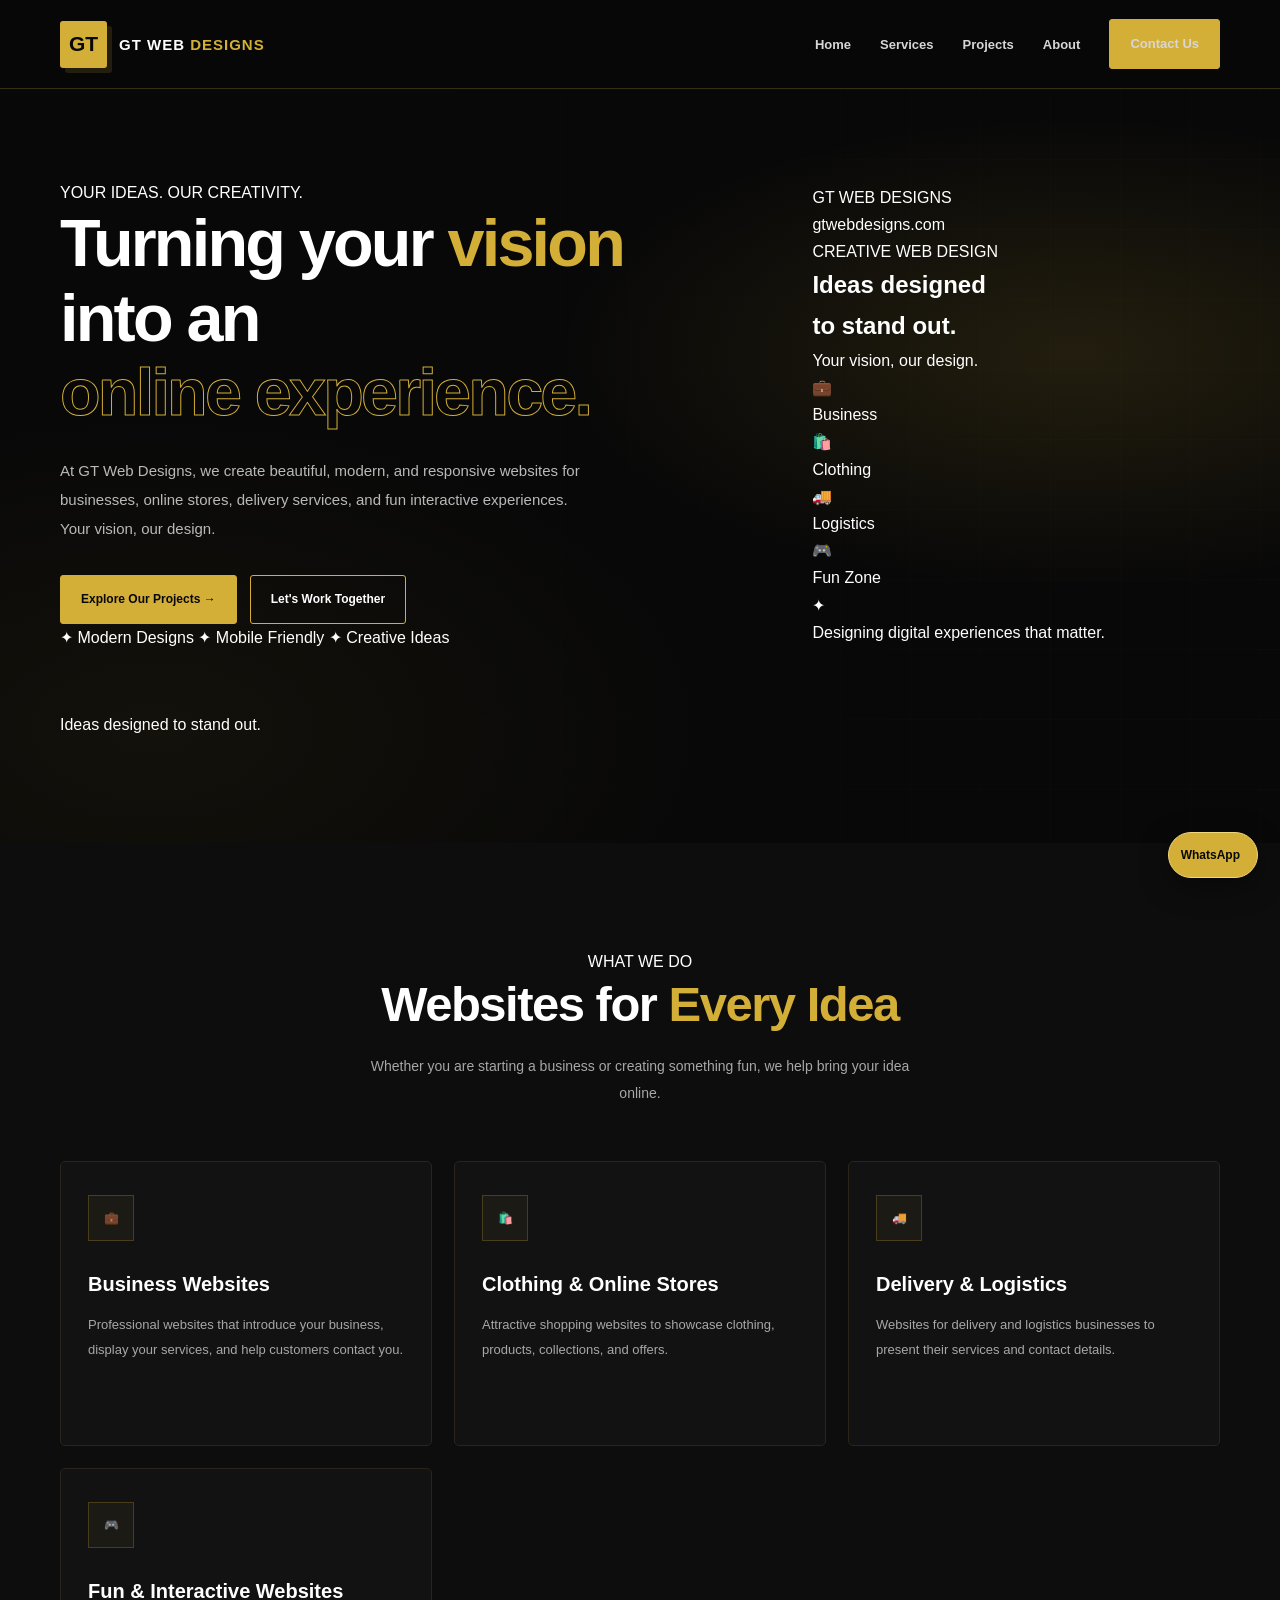
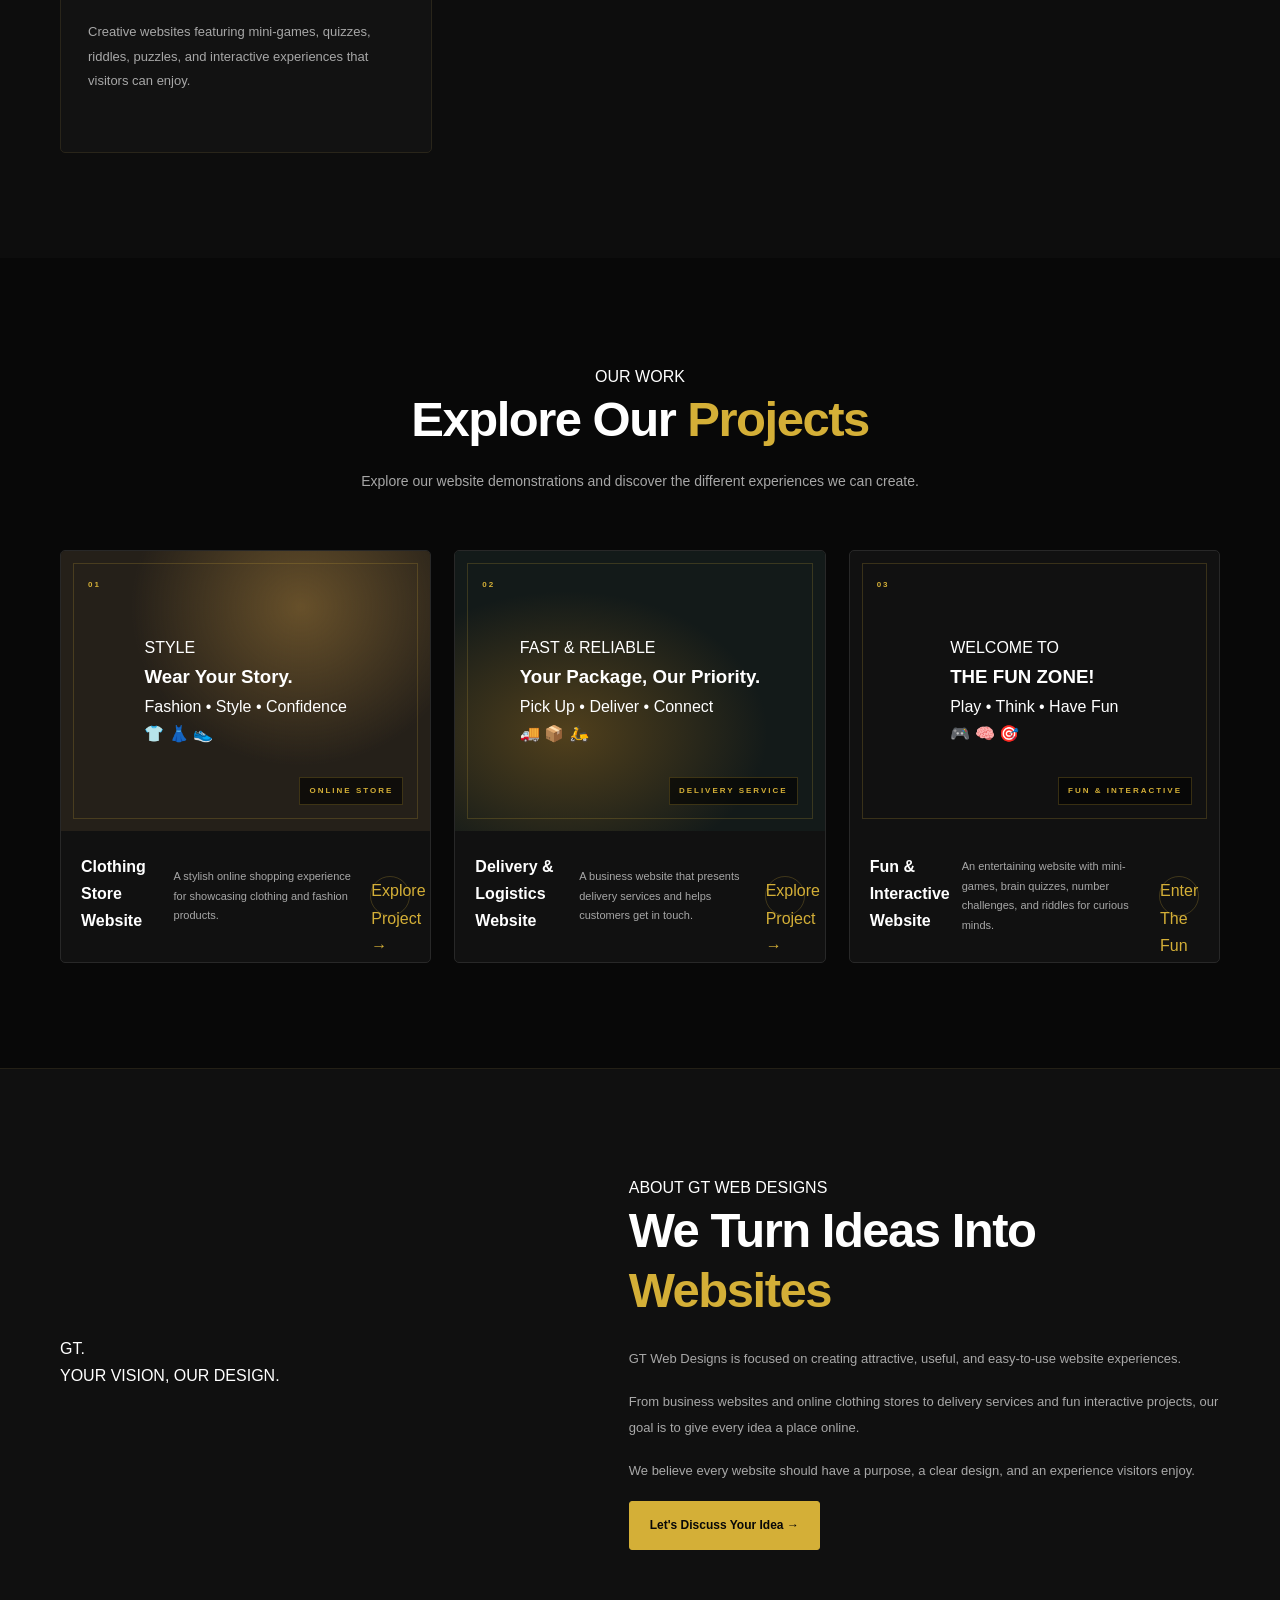
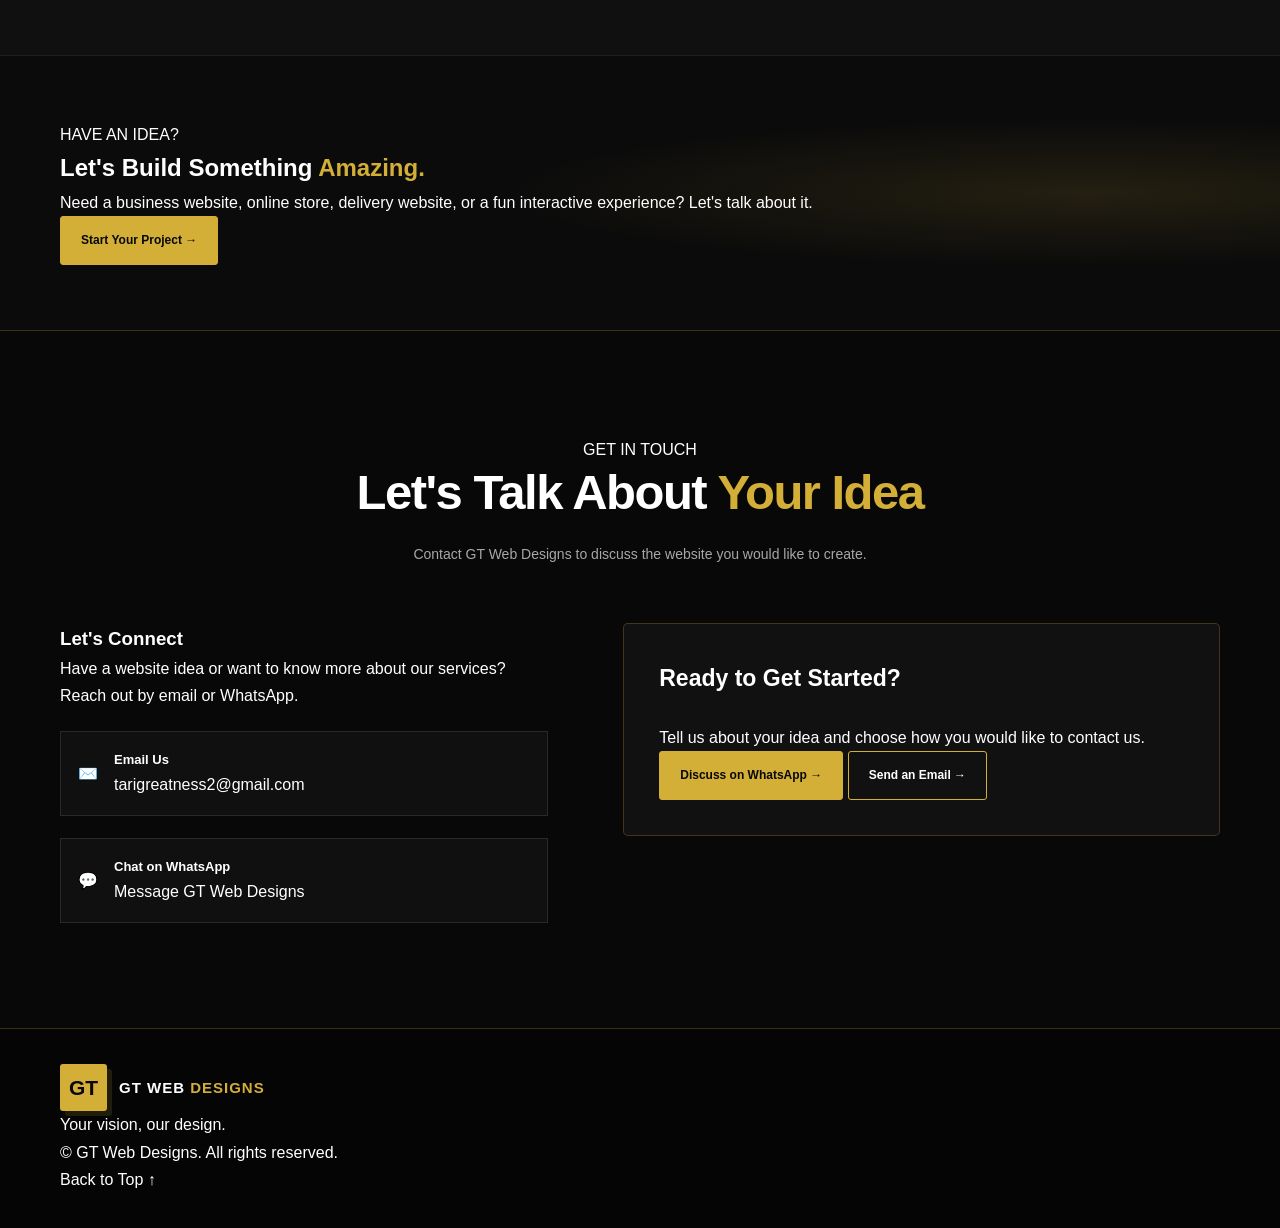
<file: index.html>
<!DOCTYPE html>
<html lang="en">
<head>
    <meta charset="UTF-8">
    <meta name="viewport" content="width=device-width, initial-scale=1.0">
    <meta name="theme-color" content="#080808">
    <meta name="description" content="GT Web Designs creates modern business websites, clothing stores, delivery and logistics websites, and fun interactive websites. Your vision, our design.">

    <title>GT Web Designs | Your Vision, Our Design</title>

    <link rel="stylesheet" href="style.css">
    <script src="script.js" defer></script>
</head>

<body>

    <!-- NAVIGATION -->
    <header class="header" id="home">
        <nav class="navbar container" aria-label="Main navigation">

            <a href="#home" class="brand" aria-label="GT Web Designs home">
                <span class="brand-mark">GT</span>
                <span class="brand-name">GT WEB <span>DESIGNS</span></span>
            </a>

            <button class="menu-toggle" id="menu-toggle"
                aria-label="Open navigation menu"
                aria-expanded="false"
                aria-controls="nav-links">
                <span></span>
                <span></span>
                <span></span>
            </button>

            <ul class="nav-links" id="nav-links">
                <li><a href="#home">Home</a></li>
                <li><a href="#services">Services</a></li>
                <li><a href="#projects">Projects</a></li>
                <li><a href="#about">About</a></li>
                <li><a href="#contact" class="btn btn-gold">Contact Us</a></li>
            </ul>

        </nav>
    </header>


    <!-- HERO SECTION -->
    <main>
        <section class="hero">
            <div class="hero-grid container">

                <div class="hero-content">
                    <span class="hero-tag">
                        YOUR IDEAS. OUR CREATIVITY.
                    </span>

                    <h1>
                        Turning your
                        <span class="gold-text">vision</span>
                        into an
                        <span class="outline-text">online experience.</span>
                    </h1>

                    <div class="hero-description">
                        <p>
                            At GT Web Designs, we create beautiful, modern,
                            and responsive websites for businesses, online
                            stores, delivery services, and fun interactive
                            experiences. Your vision, our design.
                        </p>
                    </div>

                    <div class="hero-actions">
                        <a href="#projects" class="btn btn-gold">
                            Explore Our Projects →
                        </a>

                        <a href="#contact" class="btn btn-outline">
                            Let's Work Together
                        </a>
                    </div>

                    <div class="hero-highlights">
                        <span>✦ Modern Designs</span>
                        <span>✦ Mobile Friendly</span>
                        <span>✦ Creative Ideas</span>
                    </div>
                </div>

                
<div class="hero-visual">
    <div class="hero-visual-card">

        <div class="visual-card-header">
            <span class="visual-label">GT WEB DESIGNS</span>
            <span class="live-dot"></span>
        </div>

        <div class="visual-browser">
            <div class="browser-bar">
                <span></span>
                <span></span>
                <span></span>
                <p>gtwebdesigns.com</p>
            </div>

            <div class="visual-content">
                <div class="visual-welcome">
                    <span class="visual-small">CREATIVE WEB DESIGN</span>
                    <h2>Ideas designed<br>to stand out.</h2>
                    <p>Your vision, our design.</p>
                </div>

                <div class="visual-projects">
                    <div class="visual-project">
                        <span>💼</span>
                        <p>Business</p>
                    </div>

                    <div class="visual-project">
                        <span>🛍️</span>
                        <p>Clothing</p>
                    </div>

                    <div class="visual-project">
                        <span>🚚</span>
                        <p>Logistics</p>
                    </div>

                    <div class="visual-project">
                        <span>🎮</span>
                        <p>Fun Zone</p>
                    </div>
                </div>
            </div>
        </div>

        <div class="visual-caption">
            <span class="caption-star">✦</span>
            <p>Designing digital experiences that matter.</p>
        </div>

    </div>
</div>


                        <p>Ideas designed to stand out.</p>
                    </div>
                </div>

            </div>
        </section>


        <!-- SERVICES SECTION -->
        <section class="section services" id="services">
            <div class="container">

                <div class="section-heading">
                    <span class="section-tag">WHAT WE DO</span>
                    <h2>Websites for <span class="gold-text">Every Idea</span></h2>
                    <p>
                        Whether you are starting a business or creating
                        something fun, we help bring your idea online.
                    </p>
                </div>

                <div class="services-grid">

                    <article class="service-card">
                        <div class="service-icon">💼</div>
                        <h3>Business Websites</h3>
                        <p>
                            Professional websites that introduce your
                            business, display your services, and help
                            customers contact you.
                        </p>
                    </article>

                    <article class="service-card">
                        <div class="service-icon">🛍️</div>
                        <h3>Clothing & Online Stores</h3>
                        <p>
                            Attractive shopping websites to showcase
                            clothing, products, collections, and offers.
                        </p>
                    </article>

                    <article class="service-card">
                        <div class="service-icon">🚚</div>
                        <h3>Delivery & Logistics</h3>
                        <p>
                            Websites for delivery and logistics businesses
                            to present their services and contact details.
                        </p>
                    </article>

                    <article class="service-card">
                        <div class="service-icon">🎮</div>
                        <h3>Fun & Interactive Websites</h3>
                        <p>
                            Creative websites featuring mini-games,
                            quizzes, riddles, puzzles, and interactive
                            experiences that visitors can enjoy.
                        </p>
                    </article>

                </div>
            </div>
        </section>


        <!-- PROJECTS SECTION -->
        <section class="section projects" id="projects">
            <div class="container">

                <div class="section-heading">
                    <span class="section-tag">OUR WORK</span>
                    <h2>Explore Our <span class="gold-text">Projects</span></h2>
                    <p>
                        Explore our website demonstrations and discover
                        the different experiences we can create.
                    </p>
                </div>

                <div class="projects-grid">

                    <!-- PROJECT 1: CLOTHING -->
                    <article class="project-card">
                        <div class="project-image fashion-image">
                            <span class="project-number">01</span>
                            <span class="project-category">ONLINE STORE</span>

                            <div class="project-preview fashion-preview">
                                <span>STYLE</span>
                                <h3>Wear Your Story.</h3>
                                <p>Fashion • Style • Confidence</p>
                                <div class="preview-emoji">👕 👗 👟</div>
                            </div>
                        </div>

                        <div class="project-info">
                            <h3>Clothing Store Website</h3>
                            <p>
                                A stylish online shopping experience for
                                showcasing clothing and fashion products.
                            </p>

                            <a href="./clothing/index.html" class="round-link"
                                aria-label="Explore Clothing Store Website">
                                Explore Project →
                            </a>
                        </div>
                    </article>


                    <!-- PROJECT 2: DELIVERY AND LOGISTICS -->
                    <article class="project-card">
                        <div class="project-image logistics-image">
                            <span class="project-number">02</span>
                            <span class="project-category">DELIVERY SERVICE</span>

                            <div class="project-preview logistics-preview">
                                <span>FAST & RELIABLE</span>
                                <h3>Your Package, Our Priority.</h3>
                                <p>Pick Up • Deliver • Connect</p>
                                <div class="preview-emoji">🚚 📦 🛵</div>
                            </div>
                        </div>

                        <div class="project-info">
                            <h3>Delivery & Logistics Website</h3>
                            <p>
                                A business website that presents delivery
                                services and helps customers get in touch.
                            </p>

                            <a href="./logistics/index.html" class="round-link"
                                aria-label="Explore Delivery and Logistics Website">
                                Explore Project →
                            </a>
                        </div>
                    </article>


                    <!-- PROJECT 3: FUN ZONE -->
                    <article class="project-card">
                        <div class="project-image fun-image">
                            <span class="project-number">03</span>
                            <span class="project-category">FUN & INTERACTIVE</span>

                            <div class="project-preview fun-preview">
                                <span>WELCOME TO</span>
                                <h3>THE FUN ZONE!</h3>
                                <p>Play • Think • Have Fun</p>
                                <div class="preview-emoji">🎮 🧠 🎯</div>
                            </div>
                        </div>

                        <div class="project-info">
                            <h3>Fun & Interactive Website</h3>
                            <p>
                                An entertaining website with mini-games,
                                brain quizzes, number challenges, and
                                riddles for curious minds.
                            </p>

                            <a href="./fun/index.html" class="round-link"
                                aria-label="Explore The Fun Zone Website">
                                Enter The Fun Zone →
                            </a>
                        </div>
                    </article>

                </div>
            </div>
        </section>


        <!-- ABOUT SECTION -->
        <section class="section about" id="about">
            <div class="container about-grid">

                <div class="about-visual">
                    <div class="about-mark">GT<span>.</span></div>
                    <p>YOUR VISION, OUR DESIGN.</p>
                </div>

                <div class="about-content">
                    <span class="section-tag">ABOUT GT WEB DESIGNS</span>
                    <h2>We Turn Ideas Into <span class="gold-text">Websites</span></h2>

                    <p>
                        GT Web Designs is focused on creating attractive,
                        useful, and easy-to-use website experiences.
                    </p>

                    <p>
                        From business websites and online clothing stores
                        to delivery services and fun interactive projects,
                        our goal is to give every idea a place online.
                    </p>

                    <p>
                        We believe every website should have a purpose,
                        a clear design, and an experience visitors enjoy.
                    </p>

                    <a href="#contact" class="btn btn-gold">
                        Let's Discuss Your Idea →
                    </a>
                </div>

            </div>
        </section>


        <!-- CALL TO ACTION -->
        <section class="cta-section">
            <div class="container cta-content">
                <span class="section-tag">HAVE AN IDEA?</span>
                <h2>Let's Build Something <span class="gold-text">Amazing.</span></h2>
                <p>
                    Need a business website, online store, delivery website,
                    or a fun interactive experience? Let's talk about it.
                </p>
                <a href="#contact" class="btn btn-gold">
                    Start Your Project →
                </a>
            </div>
        </section>


        <!-- CONTACT SECTION -->
        <section class="section contact" id="contact">
            <div class="container">

                <div class="section-heading">
                    <span class="section-tag">GET IN TOUCH</span>
                    <h2>Let's Talk About <span class="gold-text">Your Idea</span></h2>
                    <p>
                        Contact GT Web Designs to discuss the website
                        you would like to create.
                    </p>
                </div>

                <div class="contact-grid">

                    <div class="contact-details">
                        <h3>Let's Connect</h3>
                        <p>
                            Have a website idea or want to know more about
                            our services? Reach out by email or WhatsApp.
                        </p>

                        <a class="contact-method"
                            href="mailto:tarigreatness2@gmail.com">
                            <span>✉️</span>
                            <span>
                                <strong>Email Us</strong>
                                <span>tarigreatness2@gmail.com</span>
                            </span>
                        </a>

                        <a class="contact-method"
                            href="https://wa.me/2348085914889"
                            target="_blank" rel="noopener noreferrer">
                            <span>💬</span>
                            <span>
                                <strong>Chat on WhatsApp</strong>
                                <span>Message GT Web Designs</span>
                            </span>
                        </a>
                    </div>

                    <div class="contact-form-card">
                        <h3>Ready to Get Started?</h3>
                        <p>
                            Tell us about your idea and choose how you
                            would like to contact us.
                        </p>

                        <a class="btn btn-gold contact-button"
                            href="https://wa.me/2348085914889?text=Hello%20GT%20Web%20Designs%2C%20I%20would%20like%20to%20discuss%20a%20website%20project."
                            target="_blank" rel="noopener noreferrer">
                            Discuss on WhatsApp →
                        </a>

                        <a class="btn btn-outline contact-button"
                            href="mailto:tarigreatness2@gmail.com?subject=Website%20Project%20Enquiry">
                            Send an Email →
                        </a>
                    </div>

                </div>
            </div>
        </section>

    </main>


    <!-- FOOTER -->
    <footer class="footer">
        <div class="container footer-content">

            <a href="#home" class="brand">
                <span class="brand-mark">GT</span>
                <span class="brand-name">GT WEB <span>DESIGNS</span></span>
            </a>

            <p>Your vision, our design.</p>

            <p class="footer-copy">
                &copy; <span id="current-year"></span> GT Web Designs.
                All rights reserved.
            </p>

            <a href="#home" class="back-to-top">Back to Top ↑</a>

        </div>
    </footer>


    <!-- FLOATING WHATSAPP BUTTON -->
    <a class="whatsapp-float"
        href="https://wa.me/2348085914889"
        target="_blank"
        rel="noopener noreferrer"
        aria-label="Contact GT Web Designs on WhatsApp">
        WhatsApp
    </a>

</body>
</html>
</file>
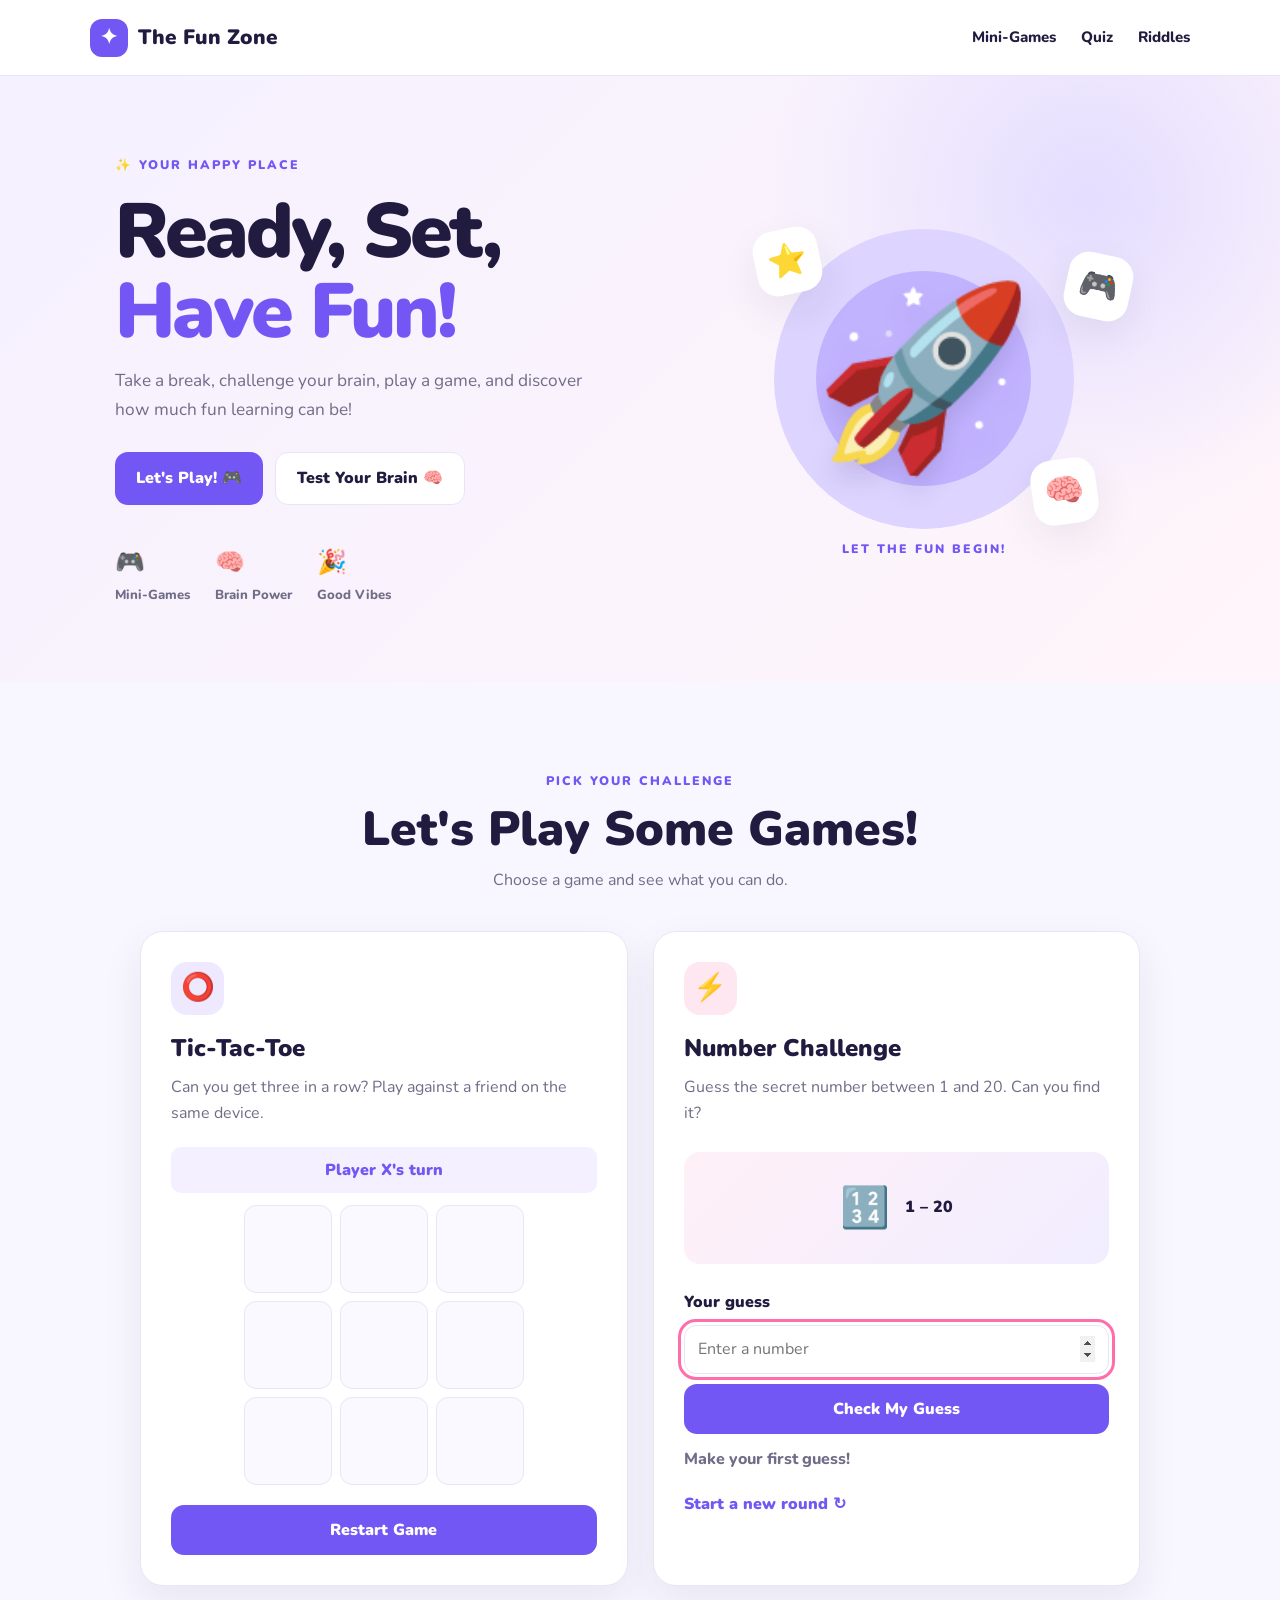
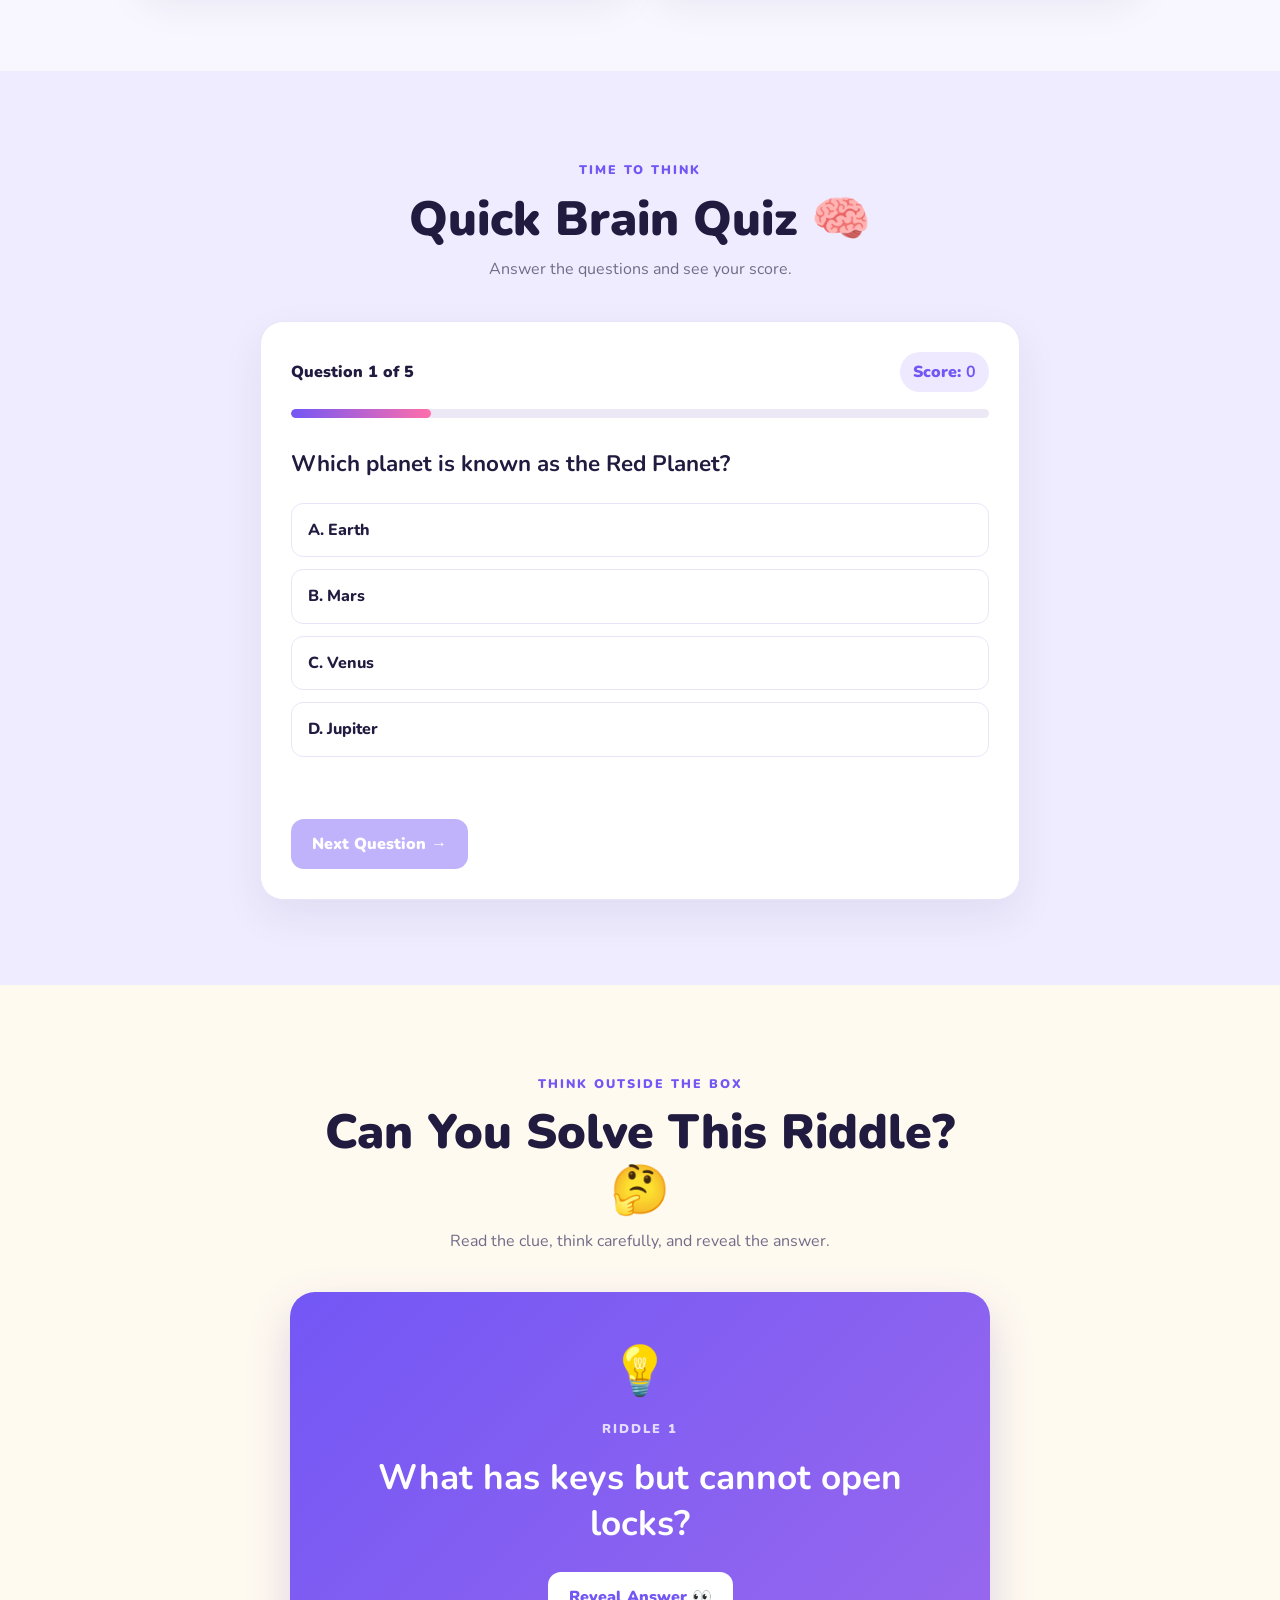
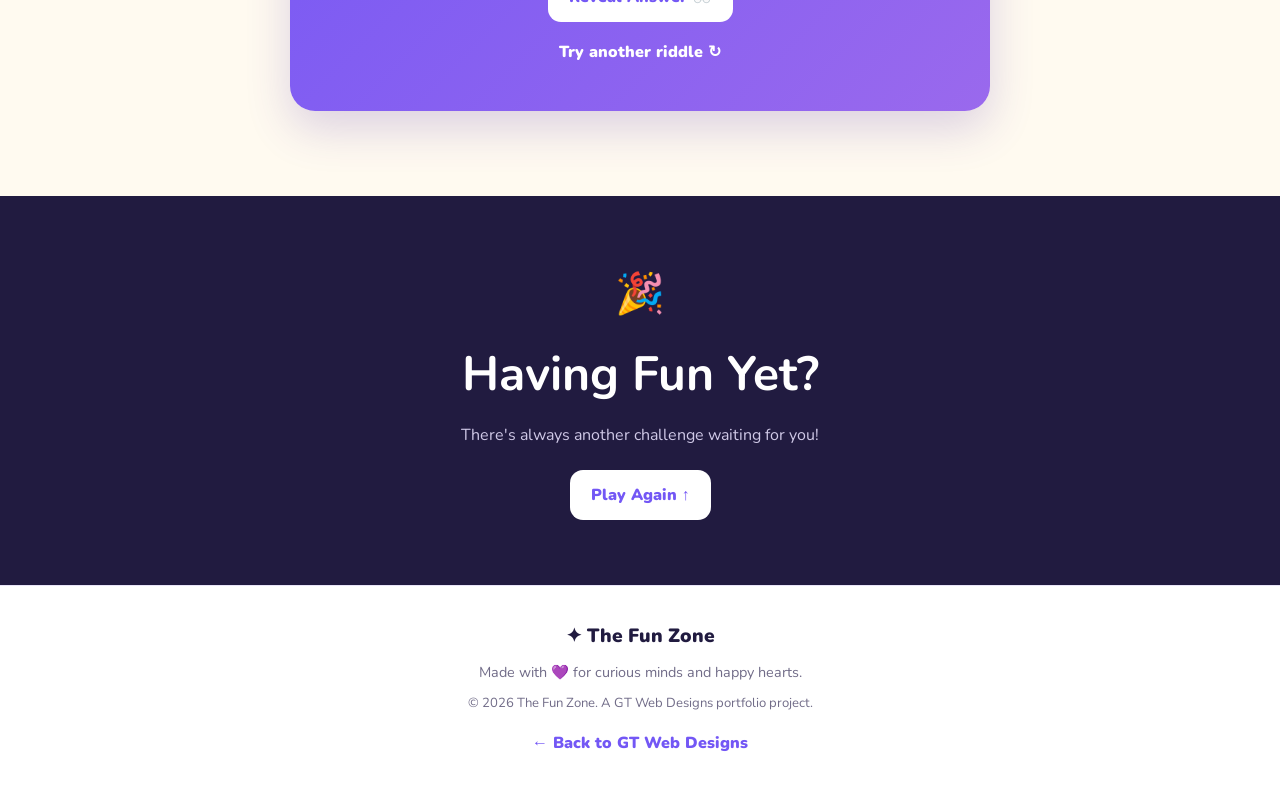
<file: fun/index.html>
<!DOCTYPE html>
<html lang="en">
<head>
    <meta charset="UTF-8">
    <meta name="viewport" content="width=device-width, initial-scale=1.0">
    <meta name="theme-color" content="#17132f">
    <meta name="description" content="Welcome to The Fun Zone! Play mini-games, test your knowledge with quizzes, and solve fun riddles.">

    <title>The Fun Zone | Play, Think, Have Fun!</title>

    <link rel="stylesheet" href="style.css">
    <script src="script.js" defer></script>
</head>
<body>

    <header class="site-header">
        <a href="index.html" class="logo">
            <span class="logo-icon">✦</span>
            The Fun Zone
        </a>

        <nav class="navigation">
            <a href="#games">Mini-Games</a>
            <a href="#quiz">Quiz</a>
            <a href="#riddles">Riddles</a>
        </nav>
    </header>

    <main>
        <section class="hero">
            <div class="hero-content">
                <span class="eyebrow">✨ YOUR HAPPY PLACE</span>
                <h1>Ready, Set,<br><span>Have Fun!</span></h1>
                <p>
                    Take a break, challenge your brain, play a game,
                    and discover how much fun learning can be!
                </p>

                <div class="hero-buttons">
                    <a href="#games" class="button button-primary">
                        Let's Play! 🎮
                    </a>
                    <a href="#quiz" class="button button-outline">
                        Test Your Brain 🧠
                    </a>
                </div>

                <div class="hero-stats">
                    <div><strong>🎮</strong><span>Mini-Games</span></div>
                    <div><strong>🧠</strong><span>Brain Power</span></div>
                    <div><strong>🎉</strong><span>Good Vibes</span></div>
                </div>
            </div>

            <div class="hero-art" aria-hidden="true">
                <div class="art-circle circle-one"></div>
                <div class="art-circle circle-two"></div>
                <div class="floating-card card-star">⭐</div>
                <div class="floating-card card-game">🎮</div>
                <div class="floating-card card-brain">🧠</div>
                <div class="main-emoji">🚀</div>
                <div class="art-caption">LET THE FUN BEGIN!</div>
            </div>
        </section>

        <section class="section" id="games">
            <div class="section-heading">
                <span class="eyebrow">PICK YOUR CHALLENGE</span>
                <h2>Let's Play Some Games!</h2>
                <p>Choose a game and see what you can do.</p>
            </div>

            <div class="game-layout">
                <article class="panel game-panel">
                    <div class="panel-icon purple-icon">⭕</div>
                    <h3>Tic-Tac-Toe</h3>
                    <p>Can you get three in a row? Play against a friend on the same device.</p>

                    <div class="game-status" id="gameStatus" aria-live="polite">
                        Player X's turn
                    </div>

                    <div class="tic-tac-toe" id="ticTacToe" aria-label="Tic-Tac-Toe board">
                        <button class="cell" data-cell="0" aria-label="Cell 1"></button>
                        <button class="cell" data-cell="1" aria-label="Cell 2"></button>
                        <button class="cell" data-cell="2" aria-label="Cell 3"></button>
                        <button class="cell" data-cell="3" aria-label="Cell 4"></button>
                        <button class="cell" data-cell="4" aria-label="Cell 5"></button>
                        <button class="cell" data-cell="5" aria-label="Cell 6"></button>
                        <button class="cell" data-cell="6" aria-label="Cell 7"></button>
                        <button class="cell" data-cell="7" aria-label="Cell 8"></button>
                        <button class="cell" data-cell="8" aria-label="Cell 9"></button>
                    </div>

                    <button class="button button-primary full-button" id="resetGame">
                        Restart Game
                    </button>
                </article>

                <article class="panel game-panel">
                    <div class="panel-icon pink-icon">⚡</div>
                    <h3>Number Challenge</h3>
                    <p>Guess the secret number between 1 and 20. Can you find it?</p>

                    <div class="number-display">🔢 <span>1 – 20</span></div>

                    <form id="numberForm" class="number-form">
                        <label for="numberGuess">Your guess</label>
                        <input
                            type="number"
                            id="numberGuess"
                            min="1"
                            max="20"
                            placeholder="Enter a number"
                            required
                        >
                        <button class="button button-primary full-button" type="submit">
                            Check My Guess
                        </button>
                    </form>

                    <p class="feedback" id="numberFeedback" aria-live="polite">
                        Make your first guess!
                    </p>
                    <button class="text-button" id="newNumberGame">
                        Start a new round ↻
                    </button>
                </article>
            </div>
        </section>

        <section class="section quiz-section" id="quiz">
            <div class="section-heading">
                <span class="eyebrow">TIME TO THINK</span>
                <h2>Quick Brain Quiz 🧠</h2>
                <p>Answer the questions and see your score.</p>
            </div>

            <article class="panel quiz-panel">
                <div class="quiz-top">
                    <span id="quizProgress">Question 1 of 5</span>
                    <span class="score-pill">Score: <strong id="quizScore">0</strong></span>
                </div>

                <div class="progress-track">
                    <div class="progress-bar" id="quizProgressBar"></div>
                </div>

                <h3 id="quizQuestion">Loading your first question...</h3>

                <div class="quiz-options" id="quizOptions"></div>

                <p id="quizFeedback" class="feedback" aria-live="polite"></p>

                <button class="button button-primary" id="nextQuestion" disabled>
                    Next Question →
                </button>
            </article>
        </section>

        <section class="section riddles-section" id="riddles">
            <div class="section-heading">
                <span class="eyebrow">THINK OUTSIDE THE BOX</span>
                <h2>Can You Solve This Riddle? 🤔</h2>
                <p>Read the clue, think carefully, and reveal the answer.</p>
            </div>

            <article class="riddle-card">
                <div class="riddle-emoji">💡</div>
                <span class="riddle-number" id="riddleNumber">RIDDLE 1</span>
                <h3 id="riddleQuestion">What has keys but cannot open locks?</h3>

                <button class="button button-light" id="revealRiddle">
                    Reveal Answer 👀
                </button>

                <p class="riddle-answer" id="riddleAnswer" hidden>
                    A piano! 🎹
                </p>

                <button class="text-button riddle-next" id="nextRiddle">
                    Try another riddle ↻
                </button>
            </article>
        </section>

        <section class="final-cta">
            <span>🎉</span>
            <h2>Having Fun Yet?</h2>
            <p>There's always another challenge waiting for you!</p>
            <a href="#games" class="button button-light">Play Again ↑</a>
        </section>
    </main>

    <footer class="site-footer">
        <a href="#top" class="footer-logo">✦ The Fun Zone</a>
        <p>Made with 💜 for curious minds and happy hearts.</p>
        <p class="copyright">
            &copy; <span id="currentYear"></span> The Fun Zone.
            A GT Web Designs portfolio project.
        </p>
        <a href="../index.html" class="back-link">← Back to GT Web Designs</a>
    </footer>

</body>
</html>
</file>
<file: style.css>
/* ==========================================
   GT WEB DESIGNS — PREMIUM BLACK & GOLD
   Your vision, our design.
========================================== */

:root {
    --black: #080808;
    --black-soft: #111111;
    --black-card: #171717;
    --gold: #D4AF37;
    --gold-light: #F0D77A;
    --white: #FFFFFF;
    --muted: #A7A7A7;
    --line: rgba(212, 175, 55, 0.24);
    --container: 1160px;
}

* {
    margin: 0;
    padding: 0;
    box-sizing: border-box;
}

html {
    scroll-behavior: smooth;
    scroll-padding-top: 95px;
}

body {
    font-family: Arial, Helvetica, sans-serif;
    background: var(--black);
    color: var(--white);
    line-height: 1.7;
    overflow-x: hidden;
}

body,
button,
input,
textarea,
select {
    font-family: Arial, Helvetica, sans-serif;
}

a {
    color: inherit;
    text-decoration: none;
}

button,
input,
textarea,
select {
    font-size: inherit;
}

button,
a {
    -webkit-tap-highlight-color: transparent;
}

button:focus-visible,
a:focus-visible,
input:focus-visible,
textarea:focus-visible,
select:focus-visible {
    outline: 2px solid var(--gold);
    outline-offset: 4px;
}

.container {
    width: min(var(--container), calc(100% - 48px));
    margin-inline: auto;
}

.gold-text {
    color: var(--gold);
}

.eyebrow {
    color: var(--gold);
    font-size: 11px;
    font-weight: 800;
    letter-spacing: 3px;
    line-height: 1.7;
    margin-bottom: 20px;
}


/* HEADER */

.header {
    position: sticky;
    top: 0;
    z-index: 1000;
    background: rgba(8, 8, 8, 0.96);
    border-bottom: 1px solid var(--line);
    backdrop-filter: blur(16px);
    transition: box-shadow 0.3s ease;
}

.header.scrolled {
    box-shadow: 0 10px 35px rgba(0, 0, 0, 0.3);
}

.navbar {
    min-height: 88px;
    display: flex;
    align-items: center;
    justify-content: space-between;
    gap: 28px;
}

.brand {
    display: inline-flex;
    align-items: center;
    gap: 12px;
    flex-shrink: 0;
}

.brand-mark {
    width: 47px;
    height: 47px;
    display: grid;
    place-items: center;
    background: var(--gold);
    color: var(--black);
    font-size: 21px;
    font-weight: 900;
    border-radius: 3px;
    box-shadow: 5px 5px 0 rgba(212, 175, 55, 0.14);
}

.brand-name {
    color: var(--white);
    font-size: 15px;
    font-weight: 900;
    letter-spacing: 1px;
    line-height: 1.4;
}

.brand-name > span {
    color: var(--gold);
}

.nav-links {
    display: flex;
    align-items: center;
    gap: 29px;
    list-style: none;
}

.nav-links a {
    color: #D6D6D6;
    font-size: 13px;
    font-weight: 700;
    transition: color 0.25s ease;
}

.nav-links a:hover {
    color: var(--gold);
}

.nav-links .nav-cta {
    display: inline-flex;
    align-items: center;
    gap: 13px;
    background: var(--gold);
    color: var(--black);
    padding: 13px 19px;
    border: 1px solid var(--gold);
    border-radius: 3px;
}

.nav-links .nav-cta:hover {
    background: transparent;
    color: var(--gold);
}

.menu-toggle {
    display: none;
    width: 44px;
    height: 44px;
    background: transparent;
    border: 1px solid var(--line);
    border-radius: 3px;
    cursor: pointer;
}

.menu-toggle span {
    display: block;
    width: 19px;
    height: 2px;
    background: var(--gold);
    margin: 5px auto;
}


/* HERO */

.hero {
    position: relative;
    overflow: hidden;
    min-height: 690px;
    display: flex;
    align-items: center;
    padding: 90px 0 105px;
    background:
        radial-gradient(ellipse at 84% 35%,
            rgba(212, 175, 55, 0.13), transparent 34%),
        radial-gradient(ellipse at 12% 85%,
            rgba(212, 175, 55, 0.055), transparent 35%),
        var(--black);
}

.hero::before {
    content: "";
    position: absolute;
    inset: 0;
    pointer-events: none;
    opacity: 0.14;
    background-image:
        linear-gradient(rgba(212, 175, 55, 0.12) 1px, transparent 1px),
        linear-gradient(90deg, rgba(212, 175, 55, 0.12) 1px, transparent 1px);
    background-size: 70px 70px;
    mask-image: linear-gradient(to right, transparent, black);
}

.hero-grid {
    position: relative;
    display: grid;
    grid-template-columns: 1.05fr 0.95fr;
    align-items: center;
    gap: 60px;
}

.eyebrow-line {
    display: inline-block;
    width: 28px;
    height: 2px;
    margin-right: 10px;
    vertical-align: middle;
    background: var(--gold);
}

.hero h1 {
    max-width: 650px;
    font-size: clamp(44px, 5.2vw, 69px);
    font-weight: 800;
    line-height: 1.12;
    letter-spacing: -2.8px;
    margin-bottom: 26px;
}

.outline-text {
    display: block;
    color: transparent;
    -webkit-text-stroke: 1px var(--gold);
}

.hero-description {
    max-width: 540px;
    color: #B9B9B9;
    font-size: 15px;
    line-height: 1.95;
    margin-bottom: 31px;
}

.hero-actions {
    display: flex;
    align-items: center;
    gap: 13px;
    flex-wrap: wrap;
}

.btn {
    min-height: 49px;
    padding: 13px 20px;
    display: inline-flex;
    justify-content: center;
    align-items: center;
    gap: 17px;
    border: 1px solid var(--gold);
    border-radius: 3px;
    font-size: 12px;
    font-weight: 800;
    transition:
        background 0.25s ease,
        color 0.25s ease,
        transform 0.25s ease,
        box-shadow 0.25s ease;
    cursor: pointer;
}

.btn:hover {
    transform: translateY(-3px);
}

.btn-gold {
    background: var(--gold);
    color: var(--black);
}

.btn-gold:hover {
    background: var(--gold-light);
    border-color: var(--gold-light);
    box-shadow: 0 8px 30px rgba(212, 175, 55, 0.16);
}

.btn-outline {
    color: var(--white);
    background: transparent;
}

.btn-outline:hover {
    color: var(--gold);
    background: rgba(212, 175, 55, 0.06);
}

.hero-trust {
    display: flex;
    flex-wrap: wrap;
    gap: 12px 22px;
    margin-top: 35px;
    color: #C0C0C0;
    font-size: 11px;
}

.hero-trust i {
    color: var(--gold);
    font-style: normal;
    margin-right: 5px;
}


/* HERO WEBSITE MOCKUP */

.hero-visual {
    position: relative;
    min-height: 435px;
    display: grid;
    place-items: center;
    isolation: isolate;
}

.visual-glow {
    position: absolute;
    width: 290px;
    height: 290px;
    background: var(--gold);
    opacity: 0.13;
    filter: blur(100px);
    border-radius: 50%;
}

.visual-card {
    position: absolute;
    width: min(100%, 400px);
    min-height: 345px;
    border: 1px solid rgba(212, 175, 55, 0.4);
    border-radius: 7px;
    overflow: hidden;
}

.visual-card-back {
    background: #171717;
    transform: rotate(7deg) translate(13px, 0);
    opacity: 0.65;
}

.mini-top {
    height: 38px;
    border-bottom: 1px solid var(--line);
}

.mini-content {
    padding: 30px;
}

.mini-line {
    height: 7px;
    background: #3C3522;
    border-radius: 4px;
    margin-bottom: 12px;
}

.mini-line.short {
    width: 55%;
}

.mini-block {
    height: 130px;
    margin-top: 25px;
    background: linear-gradient(120deg, #3B3016, #181818);
    border: 1px solid var(--line);
}

.main-preview {
    z-index: 2;
    position: relative;
    background: #101010;
    box-shadow: 0 25px 90px rgba(0, 0, 0, 0.55);
    transform: rotate(-3deg);
}

.preview-top {
    display: flex;
    justify-content: space-between;
    align-items: center;
    height: 45px;
    padding: 0 17px;
    border-bottom: 1px solid var(--line);
    background: #151515;
}

.window-dots {
    display: flex;
    gap: 6px;
}

.window-dots span {
    width: 7px;
    height: 7px;
    border-radius: 50%;
    background: #444;
}

.window-dots span:first-child {
    background: var(--gold);
}

.preview-label {
    color: var(--gold);
    font-size: 8px;
    font-weight: 800;
    letter-spacing: 2px;
}

.preview-body {
    padding: 35px 28px;
}

.preview-badge {
    color: var(--gold);
    font-size: 8px;
    font-weight: 800;
    letter-spacing: 2px;
    margin-bottom: 23px;
}

.preview-body h2 {
    font-size: 37px;
    line-height: 1.13;
    letter-spacing: -1px;
}

.preview-body h2 span {
    color: var(--gold);
}

.preview-body p {
    color: #A5A5A5;
    font-size: 10px;
    margin: 16px 0 24px;
}

.preview-lines span {
    display: block;
    width: 100%;
    height: 5px;
    border-radius: 4px;
    background: #292929;
    margin: 8px 0;
}

.preview-lines span:nth-child(2) {
    width: 78%;
}

.preview-lines span:nth-child(3) {
    width: 57%;
}

.preview-button {
    display: inline-block;
    padding: 10px 14px;
    margin-top: 14px;
    background: var(--gold);
    color: var(--black);
    font-size: 8px;
    font-weight: 900;
}

.floating-note {
    position: absolute;
    z-index: 3;
    left: -5px;
    bottom: 4px;
    display: flex;
    align-items: center;
    gap: 12px;
    padding: 15px 17px;
    background: #171717;
    border: 1px solid var(--line);
    border-radius: 5px;
    box-shadow: 0 12px 40px rgba(0, 0, 0, 0.4);
}

.note-star {
    color: var(--gold);
    font-size: 25px;
}

.floating-note strong,
.floating-note small {
    display: block;
}

.floating-note strong {
    font-size: 11px;
}

.floating-note small {
    color: var(--muted);
    font-size: 9px;
    margin-top: 2px;
}

.visual-number {
    position: absolute;
    right: 0;
    bottom: -30px;
    color: #777;
    font-size: 9px;
    letter-spacing: 2px;
}

.hero-bottom-line {
    position: absolute;
    bottom: 0;
    left: 0;
    width: 100%;
    height: 1px;
    background: linear-gradient(90deg, transparent, var(--gold), transparent);
    opacity: 0.6;
}


/* GENERAL SECTIONS */

.section {
    padding: 105px 0;
}

.section-heading {
    max-width: 640px;
    text-align: center;
    margin: 0 auto 55px;
}

.section-heading h2,
.about-content h2,
.contact-intro h2,
.cta-inner h2 {
    font-size: clamp(34px, 4vw, 49px);
    font-weight: 800;
    letter-spacing: -1.5px;
    line-height: 1.22;
}

.section-heading > p:last-child {
    max-width: 560px;
    margin: 18px auto 0;
    color: var(--muted);
    font-size: 14px;
    line-height: 1.9;
}


/* SERVICES */

.services {
    background: #0D0D0D;
}

.services-grid {
    display: grid;
    grid-template-columns: repeat(3, minmax(0, 1fr));
    gap: 22px;
}

.service-card {
    position: relative;
    overflow: hidden;
    padding: 33px 27px;
    min-height: 285px;
    background: #121212;
    border: 1px solid #29251A;
    border-radius: 5px;
    transition: border-color 0.3s ease, transform 0.3s ease;
}

.service-card::after {
    content: "";
    position: absolute;
    top: 0;
    left: 0;
    width: 0;
    height: 2px;
    background: var(--gold);
    transition: width 0.3s ease;
}

.service-card:hover {
    transform: translateY(-7px);
    border-color: var(--line);
}

.service-card:hover::after {
    width: 100%;
}

.featured-service {
    background: linear-gradient(145deg, #1B1911, #121212 70%);
    border-color: rgba(212, 175, 55, 0.4);
}

.service-icon {
    display: grid;
    place-items: center;
    width: 46px;
    height: 46px;
    margin-bottom: 26px;
    color: var(--gold);
    border: 1px solid var(--line);
    background: rgba(212, 175, 55, 0.05);
    font-size: 12px;
    font-weight: 900;
}

.service-card h3 {
    font-size: 20px;
    margin-bottom: 12px;
}

.service-card p {
    color: var(--muted);
    font-size: 13px;
    line-height: 1.9;
    margin-bottom: 25px;
}

.text-link {
    display: inline-flex;
    gap: 12px;
    align-items: center;
    color: var(--gold);
    font-size: 11px;
    font-weight: 800;
}

.text-link:hover {
    color: var(--gold-light);
}


/* PROJECTS */

.projects {
    background: var(--black);
}

.projects-heading {
    display: flex;
    justify-content: space-between;
    align-items: flex-end;
    gap: 25px;
    margin-bottom: 42px;
}

.left-heading {
    text-align: left;
    margin: 0;
}

.left-heading > p:last-child {
    margin-left: 0;
}

.dark-outline {
    flex-shrink: 0;
    margin-bottom: 6px;
}

.projects-grid {
    display: grid;
    grid-template-columns: repeat(3, minmax(0, 1fr));
    gap: 23px;
}

.project-card {
    min-width: 0;
    background: #111111;
    border: 1px solid #282828;
    border-radius: 5px;
    overflow: hidden;
    transition: transform 0.3s ease, border-color 0.3s ease;
}

.project-card:hover {
    transform: translateY(-6px);
    border-color: var(--gold);
}

.project-image {
    position: relative;
    min-height: 280px;
    display: grid;
    place-items: center;
    overflow: hidden;
    padding: 22px;
}

.restaurant-image {
    background:
        radial-gradient(ellipse at center, #59411D, transparent 55%),
        #20170F;
}

.fashion-image {
    background:
        radial-gradient(ellipse at 65% 20%, #67502A, transparent 50%),
        #252019;
}

.logistics-image {
    background:
        radial-gradient(ellipse at 30% 65%, #51401C, transparent 55%),
        #131A19;
}

.project-image::before {
    content: "";
    position: absolute;
    inset: 12px;
    border: 1px solid rgba(212, 175, 55, 0.2);
    pointer-events: none;
}

.project-number,
.project-category {
    position: absolute;
    z-index: 2;
    color: var(--gold);
    font-size: 8px;
    font-weight: 800;
    letter-spacing: 2px;
}

.project-number {
    top: 27px;
    left: 27px;
}

.project-category {
    bottom: 26px;
    right: 27px;
    padding: 6px 9px;
    background: rgba(0, 0, 0, 0.6);
    border: 1px solid var(--line);
}

.mockup-window {
    width: 88%;
    min-height: 165px;
    background: #F3EBDC;
    color: #21180D;
    box-shadow: 0 15px 35px rgba(0, 0, 0, 0.3);
    transform: rotate(-3deg);
}

.mockup-top {
    padding: 11px;
    border-bottom: 1px solid #D5C6A7;
    text-align: center;
    font-size: 8px;
    font-weight: 900;
    letter-spacing: 3px;
}

.mockup-center {
    padding: 25px 10px;
    text-align: center;
}

.mockup-center span,
.mockup-center strong,
.mockup-center small {
    display: block;
}

.mockup-center span {
    font-size: 9px;
    letter-spacing: 3px;
}

.mockup-center strong {
    font-family: Georgia, serif;
    font-size: 22px;
    line-height: 1.2;
}

.mockup-center small {
    margin-top: 12px;
    font-size: 7px;
    letter-spacing: 2px;
}

.fashion-mockup {
    width: 86%;
    padding: 26px 20px;
    background: #D8C6A2;
    color: #1A1711;
    box-shadow: 0 15px 35px rgba(0, 0, 0, 0.3);
    transform: rotate(3deg);
}

.fashion-mockup span,
.fashion-mockup strong,
.fashion-mockup small {
    display: block;
}

.fashion-mockup span {
    font-size: 8px;
    letter-spacing: 2px;
}

.fashion-mockup strong {
    font-family: Georgia, serif;
    font-size: 31px;
    line-height: 0.99;
    margin: 18px 0;
}

.fashion-mockup small {
    font-size: 7px;
    letter-spacing: 1px;
}

.logistics-mockup {
    width: 88%;
    padding: 27px 20px;
    background: #101312;
    border: 1px solid var(--gold);
    color: var(--white);
    transform: rotate(-2deg);
}

.logistics-mockup > span,
.logistics-mockup strong,
.logistics-mockup small {
    display: block;
}

.logistics-mockup > span {
    color: var(--gold);
    font-size: 8px;
    letter-spacing: 2px;
}

.logistics-mockup strong {
    font-size: 20px;
    line-height: 1.3;
    margin: 18px 0;
}

.route-line {
    color: var(--gold);
    font-size: 13px;
    margin-bottom: 14px;
}

.logistics-mockup small {
    font-size: 7px;
    letter-spacing: 2px;
}

.project-info {
    display: flex;
    align-items: center;
    justify-content: space-between;
    gap: 12px;
    padding: 22px 20px;
}

.project-info h3 {
    font-size: 16px;
    margin-bottom: 6px;
}

.project-info p {
    color: var(--muted);
    font-size: 11px;
    line-height: 1.8;
}

.round-link {
    width: 40px;
    height: 40px;
    flex-shrink: 0;
    display: grid;
    place-items: center;
    color: var(--gold);
    border: 1px solid var(--line);
    border-radius: 50%;
    transition: color 0.3s ease, background 0.3s ease;
}

.round-link:hover {
    background: var(--gold);
    color: var(--black);
}

.projects-note {
    margin-top: 25px;
    color: #818181;
    font-size: 11px;
}


/* ABOUT */

.about {
    background: #101010;
    border-top: 1px solid #242016;
    border-bottom: 1px solid #242016;
}

.about-grid {
    display: grid;
    grid-template-columns: 0.9fr 1.1fr;
    align-items: center;
    gap: 85px;
}

.about-art {
    position: relative;
    min-height: 370px;
    display: grid;
    place-items: center;
}

.about-art-frame {
    position: relative;
    z-index: 2;
    width: 78%;
    height: 300px;
    display: flex;
    flex-direction: column;
    justify-content: center;
    align-items: center;
    background:
        linear-gradient(145deg, #1D1A12, #0A0A0A 70%);
    border: 1px solid rgba(212, 175, 55, 0.55);
    box-shadow: 18px 18px 0 rgba(212, 175, 55, 0.06);
}

.about-monogram {
    color: var(--gold);
    font-size: clamp(85px, 11vw, 145px);
    font-weight: 900;
    letter-spacing: -12px;
    line-height: 1;
}

.about-art-caption {
    color: #B2A47C;
    font-size: 7px;
    letter-spacing: 2px;
    margin-top: 22px;
}

.about-orbit {
    position: absolute;
    width: 90px;
    height: 90px;
    border: 1px solid var(--gold);
    opacity: 0.45;
    transform: rotate(45deg);
}

.orbit-one {
    top: 7px;
    right: 15px;
}

.orbit-two {
    bottom: 10px;
    left: 5px;
    width: 60px;
    height: 60px;
}

.about-content h2 {
    margin-bottom: 25px;
}

.about-content > p:not(.eyebrow) {
    color: #A8A8A8;
    font-size: 13px;
    line-height: 2;
    margin-bottom: 17px;
}

.about-points {
    display: grid;
    gap: 13px;
    margin: 27px 0 32px;
    color: #D0D0D0;
    font-size: 12px;
}

.about-points span {
    color: var(--gold);
    margin-right: 9px;
}


/* CALL TO ACTION */

.cta-section {
    padding: 65px 0;
    background:
        radial-gradient(ellipse at 85% 50%,
            rgba(212, 175, 55, 0.12), transparent 38%),
        #0B0B0B;
    border-bottom: 1px solid var(--line);
}

.cta-inner {
    display: flex;
    align-items: center;
    justify-content: space-between;
    gap: 35px;
}

.cta-inner .eyebrow {
    margin-bottom: 12px;
}

.cta-inner h2 {
    font-size: clamp(31px, 4vw, 43px);
}

.cta-inner > div > p:last-child {
    margin-top: 12px;
    color: var(--muted);
    font-size: 13px;
}


/* CONTACT */

.contact {
    background: var(--black);
}

.contact-grid {
    display: grid;
    grid-template-columns: 0.9fr 1.1fr;
    gap: 75px;
    align-items: start;
}

.contact-intro h2 {
    margin-bottom: 24px;
}

.contact-intro > p:not(.eyebrow) {
    max-width: 450px;
    color: var(--muted);
    font-size: 13px;
    line-height: 2;
    margin-bottom: 30px;
}

.contact-method {
    display: flex;
    align-items: center;
    gap: 16px;
    margin-top: 22px;
    padding: 17px;
    border: 1px solid #292929;
    background: #101010;
    transition: border-color 0.3s ease;
}

.contact-method:hover {
    border-color: var(--gold);
}

.contact-icon {
    width: 44px;
    height: 44px;
    display: grid;
    place-items: center;
    color: var(--gold);
    background: #1C1A13;
    border: 1px solid var(--line);
    font-size: 19px;
    font-weight: 800;
}

.contact-method small,
.contact-method strong {
    display: block;
}

.contact-method small {
    color: #858585;
    font-size: 9px;
    letter-spacing: 1.5px;
    margin-bottom: 4px;
}

.contact-method strong {
    font-size: 13px;
    overflow-wrap: anywhere;
}

.contact-method strong span {
    color: var(--gold);
    margin-left: 5px;
}

.contact-form-card {
    padding: 35px;
    background: #111111;
    border: 1px solid var(--line);
    border-radius: 5px;
}

.form-label {
    color: var(--gold);
    font-size: 9px;
    font-weight: 900;
    letter-spacing: 2px;
    margin-bottom: 10px;
}

.contact-form-card h3 {
    font-size: 23px;
    margin-bottom: 26px;
}

.contact-form-card label {
    display: block;
    margin-bottom: 8px;
    color: #D6D6D6;
    font-size: 11px;
    font-weight: 700;
}

.contact-form-card input,
.contact-form-card select,
.contact-form-card textarea {
    display: block;
    width: 100%;
    padding: 13px 14px;
    margin-bottom: 19px;
    border: 1px solid #343434;
    border-radius: 3px;
    outline: none;
    background: #090909;
    color: var(--white);
    font-size: 12px;
    transition: border-color 0.25s ease;
}

.contact-form-card input::placeholder,
.contact-form-card textarea::placeholder {
    color: #6F6F6F;
}

.contact-form-card select {
    cursor: pointer;
}

.contact-form-card input:focus,
.contact-form-card select:focus,
.contact-form-card textarea:focus {
    border-color: var(--gold);
}

.contact-form-card textarea {
    resize: vertical;
    min-height: 125px;
}

.form-submit {
    width: 100%;
}

.form-note {
    margin-top: 16px;
    color: #858585;
    font-size: 10px;
    line-height: 1.8;
}

.form-note.success {
    color: var(--gold);
}


/* FOOTER */

.footer {
    padding: 35px 0;
    background: #050505;
    border-top: 1px solid var(--line);
}

.footer-inner {
    display: flex;
    flex-wrap: wrap;
    align-items: center;
    justify-content: space-between;
    gap: 20px;
}

.footer-brand .brand-mark {
    width: 38px;
    height: 38px;
    font-size: 17px;
}

.footer-brand .brand-name {
    font-size: 12px;
}

.footer-inner > p {
    color: #999;
    font-size: 11px;
}

.footer-links {
    display: flex;
    flex-wrap: wrap;
    gap: 20px;
}

.footer-links a {
    color: #BDBDBD;
    font-size: 11px;
}

.footer-links a:hover {
    color: var(--gold);
}

.copyright {
    width: 100%;
    padding-top: 18px;
    border-top: 1px solid #222;
}


/* FLOATING WHATSAPP BUTTON */

.whatsapp-float {
    position: fixed;
    right: 22px;
    bottom: 22px;
    z-index: 900;
    display: flex;
    align-items: center;
    gap: 10px;
    padding: 12px 17px 12px 12px;
    background: var(--gold);
    color: var(--black);
    border: 1px solid var(--gold-light);
    border-radius: 50px;
    box-shadow: 0 8px 30px rgba(0, 0, 0, 0.4);
    font-size: 12px;
    font-weight: 900;
    transition: transform 0.25s ease;
}

.whatsapp-float:hover {
    transform: translateY(-4px);
}

.whatsapp-symbol {
    width: 27px;
    height: 27px;
    display: grid;
    place-items: center;
    border: 2px solid var(--black);
    border-radius: 50%;
    font-size: 12px;
    font-weight: 900;
}


/* ANIMATIONS */

@keyframes fade-up {
    from {
        opacity: 0;
        transform: translateY(18px);
    }

    to {
        opacity: 1;
        transform: translateY(0);
    }
}

.hero-content {
    animation: fade-up 0.8s ease both;
}

.hero-visual {
    animation: fade-up 1s ease both;
}

@media (prefers-reduced-motion: reduce) {
    *,
    *::before,
    *::after {
        scroll-behavior: auto !important;
        animation-duration: 0.01ms !important;
        animation-iteration-count: 1 !important;
        transition-duration: 0.01ms !important;
    }
}


/* TABLETS */

@media (max-width: 950px) {
    .navbar {
        min-height: 78px;
    }

    .menu-toggle {
        display: block;
        flex-shrink: 0;
    }

    .nav-links {
        position: absolute;
        top: calc(100% + 1px);
        left: 0;
        right: 0;
        display: none;
        align-items: stretch;
        flex-direction: column;
        gap: 0;
        padding: 12px 24px 24px;
        background: #0B0B0B;
        border-bottom: 1px solid var(--line);
    }

    .nav-links.open {
        display: flex;
    }

    .nav-links li a {
        display: flex;
        justify-content: space-between;
        padding: 14px 5px;
        border-bottom: 1px solid #242424;
    }

    .nav-links li:last-child {
        margin-top: 12px;
    }

    .nav-links .nav-cta {
        justify-content: center;
        border: 1px solid var(--gold);
        padding: 13px 18px;
    }

    .hero-grid {
        grid-template-columns: 1fr 0.85fr;
        gap: 30px;
    }

    .hero h1 {
        font-size: clamp(40px, 5vw, 54px);
    }

    .visual-card {
        width: 100%;
    }

    .services-grid,
    .projects-grid {
        grid-template-columns: repeat(2, minmax(0, 1fr));
    }

    .about-grid {
        gap: 40px;
    }

    .contact-grid {
        gap: 35px;
    }
}


/* PHONES */

@media (max-width: 650px) {
    .container {
        width: calc(100% - 34px);
    }

    .section {
        padding: 72px 0;
    }

    .hero {
        min-height: auto;
        padding: 65px 0 80px;
    }

    .hero-grid {
        grid-template-columns: 1fr;
        gap: 28px;
    }

    .hero h1 {
        font-size: clamp(41px, 10vw, 57px);
        letter-spacing: -1.7px;
    }

    .hero-description {
        font-size: 13px;
    }

    .hero-visual {
        min-height: 390px;
        width: 100%;
    }

    .visual-card {
        width: min(88%, 370px);
    }

    .floating-note {
        left: 0;
        bottom: -1px;
        max-width: 90%;
    }

    .visual-number {
        right: 0;
        bottom: -25px;
        font-size: 7px;
    }

    .hero-trust {
        gap: 10px 15px;
        font-size: 10px;
    }

    .section-heading {
        margin-bottom: 35px;
    }

    .services-grid,
    .projects-grid {
        grid-template-columns: 1fr;
    }

    .service-card {
        min-height: auto;
        padding: 28px 24px;
    }

    .projects-heading {
        align-items: flex-start;
        flex-direction: column;
        margin-bottom: 30px;
    }

    .project-image {
        min-height: 290px;
    }

    .about-grid {
        grid-template-columns: 1fr;
        gap: 32px;
    }

    .about-art {
        min-height: 310px;
    }

    .about-art-frame {
        height: 250px;
        width: 75%;
    }

    .about-monogram {
        font-size: 110px;
    }

    .cta-inner {
        align-items: flex-start;
        flex-direction: column;
    }

    .contact-grid {
        grid-template-columns: 1fr;
        gap: 38px;
    }

    .contact-form-card {
        padding: 24px 18px;
    }

    .contact-method strong {
        font-size: 12px;
    }

    .footer-inner {
        align-items: flex-start;
        flex-direction: column;
    }

    .footer-links {
        gap: 18px;
    }

    .whatsapp-float {
        right: 12px;
        bottom: 12px;
        padding: 10px 14px 10px 10px;
    }
}
</file>
<file: fun/style.css>
@import url('https://fonts.googleapis.com/css2?family=Nunito:wght@400;500;600;700;800;900&display=swap');

:root {
    --background: #f8f7ff;
    --dark: #211b40;
    --muted: #716c88;
    --purple: #7357f5;
    --pink: #ff6eaa;
    --yellow: #ffd76a;
    --white: #ffffff;
    --border: #e9e5f8;
    --shadow: 0 16px 40px rgba(44, 32, 91, 0.08);
}

* {
    margin: 0;
    padding: 0;
    box-sizing: border-box;
}

html {
    scroll-behavior: smooth;
    scroll-padding-top: 90px;
}

body {
    font-family: 'Nunito', Arial, sans-serif;
    color: var(--dark);
    background: var(--background);
    line-height: 1.65;
}

a {
    color: inherit;
    text-decoration: none;
}

button,
input {
    font: inherit;
}

button {
    cursor: pointer;
}

button:focus-visible,
a:focus-visible,
input:focus-visible {
    outline: 3px solid var(--pink);
    outline-offset: 3px;
}

.site-header {
    min-height: 76px;
    padding: 15px 7%;
    display: flex;
    align-items: center;
    justify-content: space-between;
    gap: 20px;
    background: rgba(255, 255, 255, 0.94);
    border-bottom: 1px solid var(--border);
    position: sticky;
    top: 0;
    z-index: 10;
}

.logo {
    display: flex;
    align-items: center;
    gap: 10px;
    font-size: 1.3rem;
    font-weight: 900;
}

.logo-icon {
    display: grid;
    place-items: center;
    width: 38px;
    height: 38px;
    color: white;
    background: var(--purple);
    border-radius: 12px;
}

.navigation {
    display: flex;
    align-items: center;
    gap: 25px;
    font-weight: 800;
    font-size: 0.94rem;
}

.navigation a:hover,
.back-link:hover {
    color: var(--purple);
}

.hero {
    min-height: 590px;
    padding: 75px 9%;
    display: grid;
    grid-template-columns: 1.05fr 0.95fr;
    align-items: center;
    gap: 35px;
    overflow: hidden;
    background:
        radial-gradient(circle at 85% 20%, #e4ddff 0, transparent 27%),
        linear-gradient(135deg, #f5f1ff, #fff5fa);
}

.hero-content {
    max-width: 570px;
}

.eyebrow {
    display: inline-block;
    color: var(--purple);
    font-size: 0.78rem;
    font-weight: 900;
    letter-spacing: 2px;
}

.hero h1 {
    margin: 15px 0;
    font-size: clamp(3.2rem, 6vw, 5.6rem);
    line-height: 1.04;
    letter-spacing: -3px;
    font-weight: 900;
}

.hero h1 span {
    color: var(--purple);
}

.hero-content > p {
    max-width: 470px;
    color: var(--muted);
    font-size: 1.08rem;
}

.hero-buttons {
    display: flex;
    flex-wrap: wrap;
    gap: 12px;
    margin-top: 28px;
}

.button {
    display: inline-flex;
    justify-content: center;
    align-items: center;
    gap: 8px;
    border: 0;
    border-radius: 13px;
    padding: 12px 21px;
    font-weight: 900;
    transition: transform 0.2s, box-shadow 0.2s, background 0.2s;
}

.button:hover:not(:disabled) {
    transform: translateY(-3px);
    box-shadow: 0 9px 20px rgba(53, 36, 112, 0.15);
}

.button:disabled {
    opacity: 0.45;
    cursor: not-allowed;
}

.button-primary {
    color: white;
    background: var(--purple);
}

.button-outline {
    color: var(--dark);
    background: white;
    border: 1px solid var(--border);
}

.button-light {
    color: var(--purple);
    background: white;
}

.hero-stats {
    display: flex;
    flex-wrap: wrap;
    gap: 25px;
    margin-top: 38px;
}

.hero-stats div {
    display: grid;
    gap: 3px;
}

.hero-stats strong {
    font-size: 1.5rem;
}

.hero-stats span {
    color: var(--muted);
    font-size: 0.82rem;
    font-weight: 800;
}

.hero-art {
    min-height: 360px;
    position: relative;
    display: grid;
    place-items: center;
}

.art-circle {
    position: absolute;
    border-radius: 50%;
}

.circle-one {
    width: 300px;
    height: 300px;
    background: #ddd4ff;
}

.circle-two {
    width: 215px;
    height: 215px;
    background: #c2b3ff;
}

.main-emoji {
    position: relative;
    z-index: 2;
    font-size: clamp(7rem, 14vw, 11rem);
    filter: drop-shadow(0 15px 12px rgba(52, 37, 105, 0.14));
    animation: float 3s ease-in-out infinite;
}

.floating-card {
    position: absolute;
    z-index: 3;
    width: 65px;
    height: 65px;
    display: grid;
    place-items: center;
    background: white;
    border-radius: 20px;
    box-shadow: var(--shadow);
    font-size: 2rem;
}

.card-star {
    top: 30px;
    left: 15%;
    transform: rotate(-12deg);
}

.card-game {
    top: 55px;
    right: 7%;
    transform: rotate(12deg);
}

.card-brain {
    bottom: 35px;
    right: 14%;
    transform: rotate(-8deg);
}

.art-caption {
    position: absolute;
    bottom: 0;
    left: 50%;
    transform: translateX(-50%);
    white-space: nowrap;
    font-size: 0.77rem;
    font-weight: 900;
    letter-spacing: 2px;
    color: var(--purple);
}

@keyframes float {
    0%, 100% { transform: translateY(0); }
    50% { transform: translateY(-13px); }
}

.section {
    padding: 85px 9%;
}

.section-heading {
    text-align: center;
    max-width: 650px;
    margin: 0 auto 38px;
}

.section-heading h2 {
    margin: 8px 0;
    font-size: clamp(2rem, 4vw, 3rem);
    line-height: 1.2;
    font-weight: 900;
}

.section-heading p {
    color: var(--muted);
}

.game-layout {
    display: grid;
    grid-template-columns: repeat(2, minmax(0, 1fr));
    gap: 25px;
    max-width: 1000px;
    margin: 0 auto;
}

.panel {
    padding: 30px;
    background: var(--white);
    border: 1px solid var(--border);
    border-radius: 23px;
    box-shadow: var(--shadow);
}

.game-panel h3 {
    margin: 14px 0 5px;
    font-size: 1.5rem;
    font-weight: 900;
}

.game-panel > p,
.panel > p {
    color: var(--muted);
}

.panel-icon {
    width: 53px;
    height: 53px;
    display: grid;
    place-items: center;
    border-radius: 16px;
    font-size: 1.7rem;
}

.purple-icon {
    background: #eee9ff;
}

.pink-icon {
    background: #ffe7f1;
}

.game-status {
    margin: 20px 0 12px;
    padding: 10px;
    text-align: center;
    background: #f4f0ff;
    color: var(--purple);
    border-radius: 10px;
    font-weight: 900;
}

.tic-tac-toe {
    display: grid;
    grid-template-columns: repeat(3, 1fr);
    gap: 8px;
    max-width: 280px;
    margin: 0 auto 20px;
}

.cell {
    aspect-ratio: 1;
    border: 1px solid var(--border);
    border-radius: 12px;
    background: #faf9ff;
    color: var(--purple);
    font-size: 2.3rem;
    font-weight: 900;
}

.cell:hover:not(:disabled) {
    background: #eee9ff;
}

.cell:disabled {
    cursor: default;
}

.cell.winning {
    background: #d9ffeb;
    color: #16764a;
}

.full-button {
    width: 100%;
}

.number-display {
    display: flex;
    justify-content: center;
    align-items: center;
    gap: 15px;
    margin: 25px 0;
    padding: 23px;
    border-radius: 16px;
    background: linear-gradient(135deg, #fff0f7, #f1edff);
    font-size: 2.5rem;
}

.number-display span {
    font-size: 1rem;
    font-weight: 900;
}

.number-form {
    display: grid;
    gap: 10px;
}

.number-form label {
    font-weight: 900;
}

.number-form input {
    width: 100%;
    min-height: 49px;
    padding: 10px 13px;
    border: 1px solid var(--border);
    border-radius: 12px;
    background: #fff;
}

.feedback {
    min-height: 28px;
    margin: 12px 0;
    color: var(--purple);
    font-weight: 800;
}

.text-button {
    padding: 5px 0;
    color: var(--purple);
    border: 0;
    background: transparent;
    font-weight: 900;
}

.text-button:hover {
    text-decoration: underline;
}

.quiz-section {
    background: #f0ecff;
}

.quiz-panel {
    max-width: 760px;
    margin: 0 auto;
}

.quiz-top {
    display: flex;
    justify-content: space-between;
    align-items: center;
    gap: 12px;
    font-weight: 900;
}

.score-pill {
    padding: 7px 13px;
    border-radius: 20px;
    color: var(--purple);
    background: #eee9ff;
}

.progress-track {
    height: 9px;
    margin: 17px 0 28px;
    border-radius: 10px;
    overflow: hidden;
    background: #ece8f5;
}

.progress-bar {
    width: 20%;
    height: 100%;
    border-radius: inherit;
    background: linear-gradient(90deg, var(--purple), var(--pink));
    transition: width 0.3s;
}

.quiz-panel h3 {
    margin-bottom: 20px;
    font-size: 1.4rem;
}

.quiz-options {
    display: grid;
    gap: 12px;
}

.quiz-option {
    padding: 13px 16px;
    border: 1px solid var(--border);
    border-radius: 12px;
    background: white;
    color: var(--dark);
    text-align: left;
    font-weight: 800;
}

.quiz-option:hover:not(:disabled) {
    border-color: var(--purple);
    background: #faf8ff;
}

.quiz-option.correct {
    border-color: #4ab987;
    background: #e2fff0;
}

.quiz-option.incorrect {
    border-color: #ff8ba9;
    background: #fff0f4;
}

.quiz-option:disabled {
    cursor: default;
}

.quiz-panel > .button {
    margin-top: 10px;
}

.riddles-section {
    background: #fffaf0;
}

.riddle-card {
    max-width: 700px;
    margin: 0 auto;
    padding: 40px 25px;
    text-align: center;
    border-radius: 25px;
    background: linear-gradient(135deg, #7357f5, #9a69ed);
    color: white;
    box-shadow: 0 18px 45px rgba(80, 51, 168, 0.2);
}

.riddle-emoji {
    font-size: 3rem;
}

.riddle-number {
    display: block;
    margin: 8px 0;
    color: #e4dcff;
    font-size: 0.8rem;
    font-weight: 900;
    letter-spacing: 2px;
}

.riddle-card h3 {
    max-width: 530px;
    margin: 15px auto 25px;
    font-size: clamp(1.5rem, 3vw, 2.2rem);
    line-height: 1.3;
}

.riddle-answer {
    margin: 20px auto;
    font-size: 1.25rem;
    font-weight: 900;
}

.riddle-next {
    display: block;
    margin: 12px auto 0;
    color: white;
}

.final-cta {
    padding: 65px 20px;
    text-align: center;
    color: white;
    background: var(--dark);
}

.final-cta > span {
    font-size: 2.5rem;
}

.final-cta h2 {
    margin: 8px 0;
    font-size: clamp(2rem, 4vw, 3rem);
}

.final-cta p {
    margin-bottom: 22px;
    color: #d0c9e7;
}

.site-footer {
    padding: 35px 20px;
    text-align: center;
    background: white;
    border-top: 1px solid var(--border);
}

.footer-logo {
    font-size: 1.2rem;
    font-weight: 900;
}

.site-footer p {
    margin-top: 8px;
    color: var(--muted);
    font-size: 0.9rem;
}

.copyright {
    font-size: 0.82rem !important;
}

.back-link {
    display: inline-block;
    margin-top: 15px;
    color: var(--purple);
    font-weight: 900;
}

@media (max-width: 800px) {
    .hero {
        grid-template-columns: 1fr;
        padding: 60px 7%;
    }

    .hero-art {
        min-height: 300px;
    }

    .circle-one {
        width: 250px;
        height: 250px;
    }

    .circle-two {
        width: 180px;
        height: 180px;
    }

    .hero h1 {
        font-size: clamp(3rem, 10vw, 4.5rem);
    }

    .section {
        padding: 65px 6%;
    }

    .game-layout {
        grid-template-columns: 1fr;
    }
}

@media (max-width: 520px) {
    .site-header {
        padding: 13px 5%;
        align-items: flex-start;
        flex-direction: column;
        gap: 10px;
    }

    .navigation {
        width: 100%;
        justify-content: space-between;
        gap: 10px;
        font-size: 0.82rem;
    }

    .hero {
        padding-top: 48px;
    }

    .hero h1 {
        letter-spacing: -2px;
    }

    .hero-buttons {
        flex-direction: column;
    }

    .hero-buttons .button {
        width: 100%;
    }

    .hero-stats {
        gap: 17px;
    }

    .hero-art {
        min-height: 260px;
    }

    .floating-card {
        width: 52px;
        height: 52px;
        font-size: 1.6rem;
    }

    .panel {
        padding: 22px 17px;
    }

    .quiz-panel h3 {
        font-size: 1.2rem;
    }

    .riddle-card {
        padding: 30px 18px;
    }
}

@media (prefers-reduced-motion: reduce) {
    *,
    *::before,
    *::after {
        scroll-behavior: auto !important;
        animation-duration: 0.01ms !important;
        animation-iteration-count: 1 !important;
        transition-duration: 0.01ms !important;
    }
}
</file>
